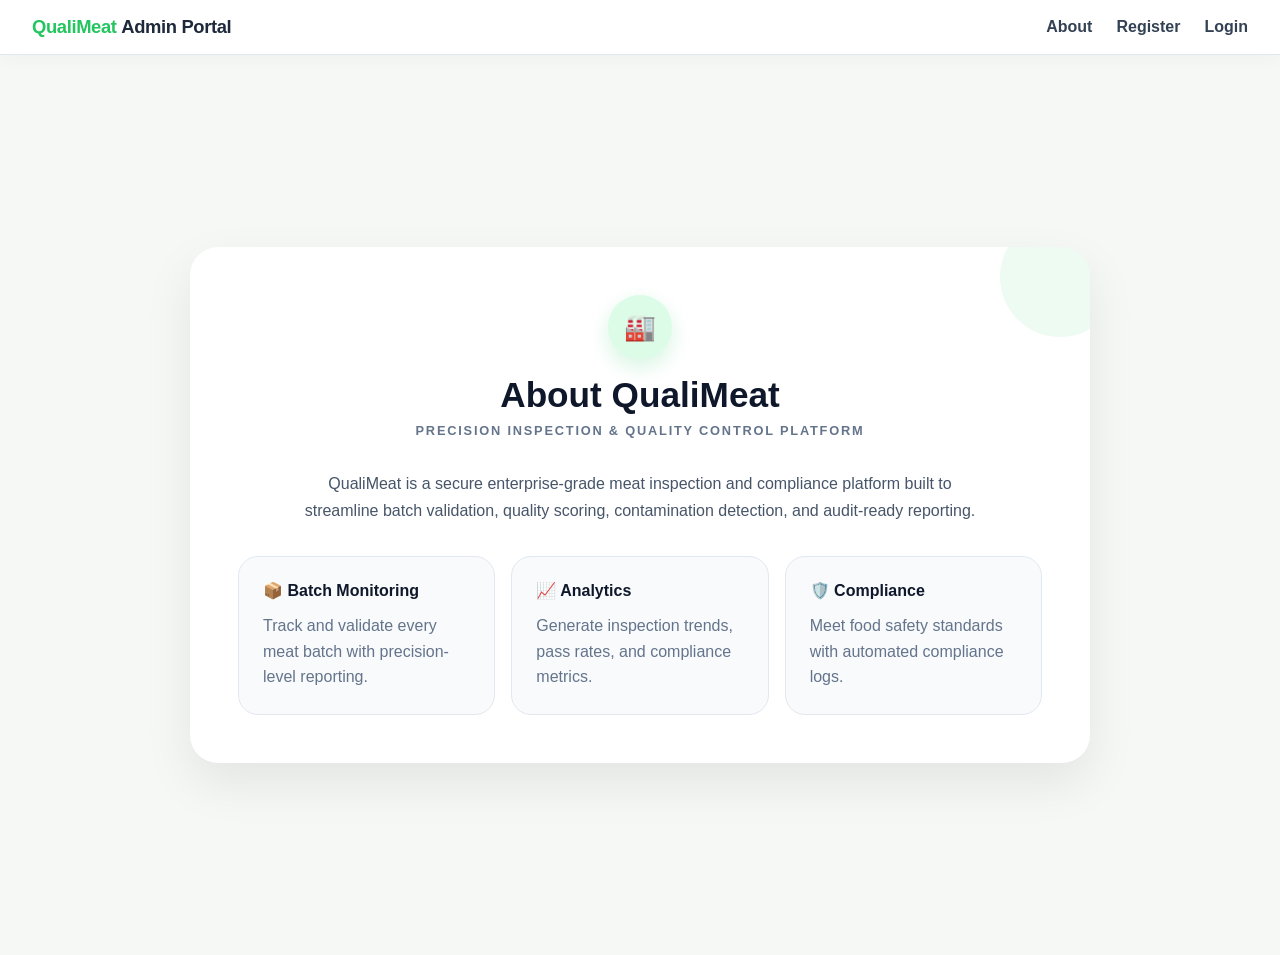
<file: about.html>
<!DOCTYPE html>
<html lang="en">
<head>
  <meta charset="UTF-8">
  <meta name="viewport" content="width=device-width, initial-scale=1.0">
  <title>About QualiMeat</title>

  <link rel="stylesheet" href="css/global.css">
  <link rel="stylesheet" href="css/navbar.css">
  <link rel="stylesheet" href="css/about.css">
</head>
<body>

  <!-- TOP NAVBAR -->
  <div id="navbar-container"></div>

  <main class="about-wrapper">
    <section class="about-card">
      <div class="green-blob"></div>

      <div class="about-header">
        <div class="icon-circle">🏭</div>
        <h1>About QualiMeat</h1>
        <p>PRECISION INSPECTION & QUALITY CONTROL PLATFORM</p>
      </div>

      <div class="about-content">
        <p>
          QualiMeat is a secure enterprise-grade meat inspection and compliance
          platform built to streamline batch validation, quality scoring,
          contamination detection, and audit-ready reporting.
        </p>

        <div class="feature-grid">
          <div class="feature-card">
            <h3>📦 Batch Monitoring</h3>
            <p>Track and validate every meat batch with precision-level reporting.</p>
          </div>

          <div class="feature-card">
            <h3>📈 Analytics</h3>
            <p>Generate inspection trends, pass rates, and compliance metrics.</p>
          </div>

          <div class="feature-card">
            <h3>🛡️ Compliance</h3>
            <p>Meet food safety standards with automated compliance logs.</p>
          </div>
        </div>
      </div>
    </section>
  </main>

  <script src="js/navbar.js"></script>
</body>
</html>
</file>
<file: css/global.css>
:root {
  --primary: #22c55e;
  --primary-dark: #16a34a;
  --bg: #f8fafc;
  --card: #ffffff;
  --text: #0f172a;
  --muted: #64748b;
  --border: #e2e8f0;
  --sidebar-width: 260px; /* Using a variable makes it easier to manage */
}

* {
  margin: 0;
  padding: 0;
  box-sizing: border-box;
  font-family: Inter, Arial, sans-serif;
}

html, body {
  background: var(--bg);
  color: var(--text);
  overflow-x: hidden; /* Prevents side-to-side scrolling */
}

/* 🔥 SIDEBAR FIX: Lock it to the left edge permanently */
.sidebar {
  position: fixed; 
  top: 0;
  left: 0;
  width: var(--sidebar-width);
  height: 100vh;
  background: var(--card); /* Ensures the sidebar has a solid white background */
  z-index: 1000; /* Keeps it layered above all charts and tables */
  border-right: 1px solid var(--border); /* Matches the clean line in your dashboard */
}

/* 🔥 MAIN CONTENT FIX: Push it to the right */
.main-content {
  margin-left: var(--sidebar-width);
  width: calc(100% - var(--sidebar-width)); 
  padding: 30px; 
  min-height: 100vh;
  box-sizing: border-box;
}
</file>
<file: css/navbar.css>
.navbar {
    width: 100%;
    background: white;
    padding: 1rem 2rem;
    display: flex;
    justify-content: space-between;
    align-items: center;
    border-bottom: 1px solid #e2e8f0;
    box-shadow: 0 4px 20px rgba(0,0,0,0.03);
}

.logo {
    font-size: 1.2rem;
    font-weight: 800;
    color: #0f172a;
}

.nav-links {
    display: flex;
    list-style: none;
    gap: 1.5rem;
}

.nav-links a {
    text-decoration: none;
    font-weight: 600;
    color: #334155;
}

.top-navbar {
  width: 100%;
  height: 64px;
  background: #ffffff;
  border-bottom: 1px solid #e5e7eb;
  display: flex;
  align-items: center;
  padding: 0 84px;
  box-sizing: border-box;
}

.brand-logo {
  font-size: 1.15rem;
  font-weight: 800;
  letter-spacing: -0.02em;
  font-family: Arial, sans-serif;
}

.brand-green {
  color: #22c55e;
}

.brand-dark {
  color: #1e293b;
}
</file>
<file: css/about.css>
body {
  margin: 0;
  background: #f6f8f6;
  font-family: Arial, sans-serif;
}

.about-wrapper {
  min-height: 100vh;
  display: flex;
  justify-content: center;
  align-items: center;
  padding: 2rem;
}

.about-card {
  width: 900px;
  max-width: 100%;
  background: white;
  border-radius: 28px;
  padding: 3rem;
  position: relative;
  box-shadow: 0 20px 50px rgba(0,0,0,0.08);
  overflow: hidden;
}

.green-blob {
  position: absolute;
  width: 120px;
  height: 120px;
  background: rgba(34, 197, 94, 0.08);
  border-radius: 50%;
  top: -30px;
  right: -30px;
}

.about-header {
  text-align: center;
  margin-bottom: 2rem;
}

.icon-circle {
  width: 64px;
  height: 64px;
  border-radius: 50%;
  background: #dcfce7;
  display: flex;
  justify-content: center;
  align-items: center;
  margin: 0 auto 1rem;
  font-size: 1.6rem;
  box-shadow: 0 8px 20px rgba(34, 197, 94, 0.18);
}

.about-header h1 {
  margin: 0;
  font-size: 2.2rem;
  font-weight: 800;
  color: #0f172a;
}

.about-header p {
  margin-top: 0.5rem;
  font-size: 0.8rem;
  letter-spacing: 0.14em;
  color: #64748b;
  font-weight: 700;
}

.about-content > p {
  text-align: center;
  max-width: 700px;
  margin: 0 auto 2rem;
  line-height: 1.7;
  color: #475569;
  font-size: 1rem;
}

.feature-grid {
  display: grid;
  grid-template-columns: repeat(3, 1fr);
  gap: 1rem;
  margin-top: 2rem;
}

.feature-card {
  background: #f8fafc;
  border: 1px solid #e2e8f0;
  border-radius: 20px;
  padding: 1.5rem;
  transition: 0.25s ease;
}

.feature-card:hover {
  transform: translateY(-4px);
  box-shadow: 0 12px 24px rgba(0,0,0,0.05);
}

.feature-card h3 {
  margin-top: 0;
  margin-bottom: 0.8rem;
  font-size: 1rem;
  color: #0f172a;
}

.feature-card p {
  margin: 0;
  color: #64748b;
  line-height: 1.6;
}
</file>
